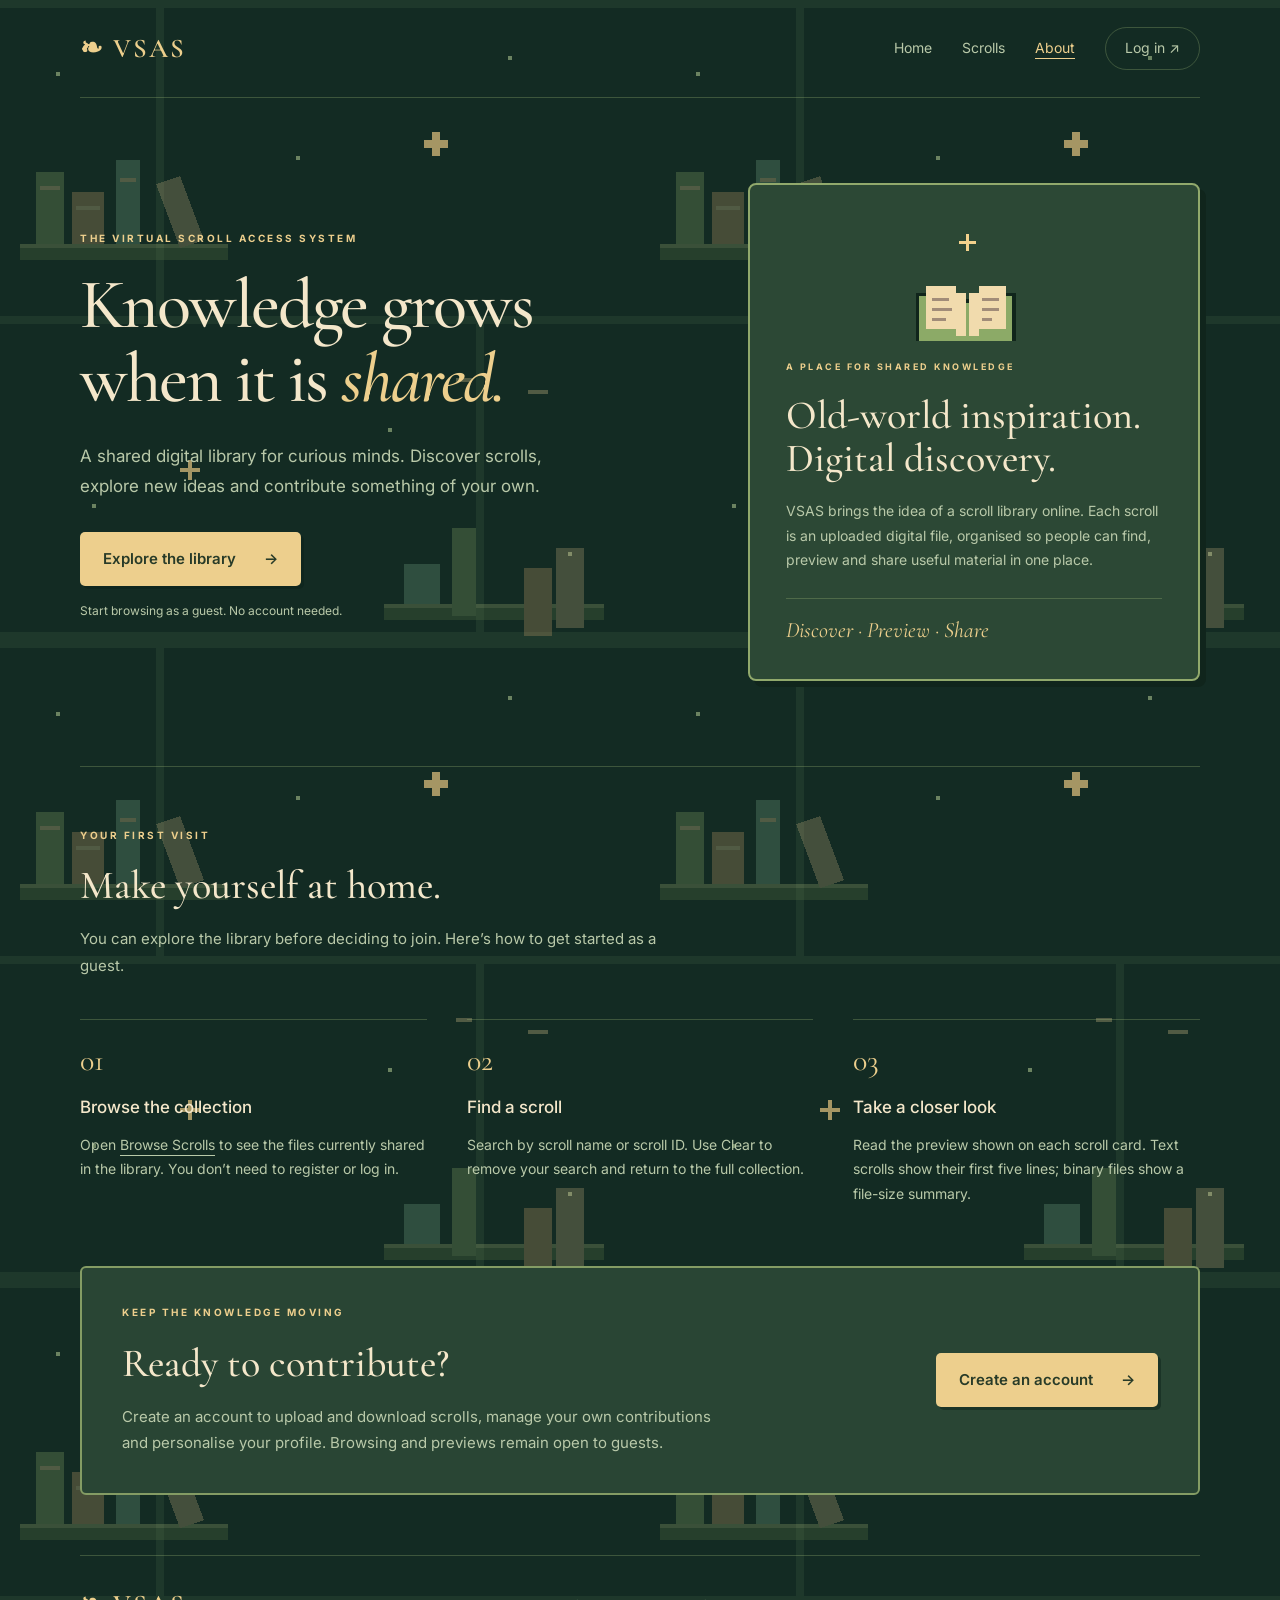
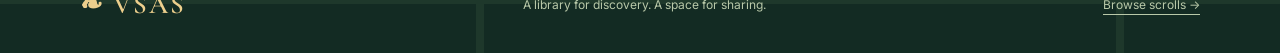
<file: src/main/resources/web/about.html>
<!DOCTYPE html>
<html lang="en">
<head>
  <meta charset="utf-8">
  <meta name="viewport" content="width=device-width, initial-scale=1">
  <title>About VSAS — A library worth exploring</title>
  <link href="https://fonts.googleapis.com/css2?family=Cormorant+Garamond:wght@500;600&family=Inter:wght@400;500;600;700&display=swap" rel="stylesheet">
  <link rel="stylesheet" href="./css/about.css">
<link rel="stylesheet" href="./css/library.css">
</head>
<body data-library-page="about">
  <header class="site-header">
    <a class="brand" href="index.html" aria-label="VSAS home">❧ <span>VSAS</span></a>
    <nav aria-label="Main navigation">
      <a href="index.html">Home</a>
      <a href="browse.html">Scrolls</a>
      <a href="about.html" aria-current="page">About</a>
      <a class="nav-login" href="login.html">Log in <span aria-hidden="true">↗</span></a>
    </nav>
  </header>
  <main>
    <section class="hero" aria-labelledby="page-title">
      <div class="hero-copy">
        <p class="eyebrow">THE VIRTUAL SCROLL ACCESS SYSTEM</p>
        <h1 id="page-title">Knowledge grows<br>when it is <em>shared.</em></h1>
        <p class="intro">A shared digital library for curious minds. Discover scrolls, explore new ideas and contribute something of your own.</p>
        <a class="button" href="browse.html">Explore the library <span aria-hidden="true">→</span></a>
        <p class="quiet">Start browsing as a guest. No account needed.</p>
      </div>
      <aside class="library-note" aria-label="Our purpose">
        <span class="ornament" aria-hidden="true">❧</span>
        <p class="eyebrow">A PLACE FOR SHARED KNOWLEDGE</p>
        <h2>Old-world inspiration.<br>Digital discovery.</h2>
        <p>VSAS brings the idea of a scroll library online. Each scroll is an uploaded digital file, organised so people can find, preview and share useful material in one place.</p>
        <div class="note-footer">Discover · Preview · Share</div>
      </aside>
    </section>
    <section class="guest-guide" aria-labelledby="guest-heading">
      <div class="section-heading">
        <p class="eyebrow">YOUR FIRST VISIT</p>
        <h2 id="guest-heading">Make yourself at home.</h2>
        <p>You can explore the library before deciding to join. Here’s how to get started as a guest.</p>
      </div>
      <ol class="steps">
        <li><span class="step-number" aria-hidden="true">01</span><h3>Browse the collection</h3><p>Open <a href="browse.html">Browse Scrolls</a> to see the files currently shared in the library. You don’t need to register or log in.</p></li>
        <li><span class="step-number" aria-hidden="true">02</span><h3>Find a scroll</h3><p>Search by scroll name or scroll ID. Use Clear to remove your search and return to the full collection.</p></li>
        <li><span class="step-number" aria-hidden="true">03</span><h3>Take a closer look</h3><p>Read the preview shown on each scroll card. Text scrolls show their first five lines; binary files show a file-size summary.</p></li>
      </ol>
    </section>
    <section class="join" aria-labelledby="join-heading">
      <div><p class="eyebrow">KEEP THE KNOWLEDGE MOVING</p><h2 id="join-heading">Ready to contribute?</h2><p>Create an account to upload and download scrolls, manage your own contributions and personalise your profile. Browsing and previews remain open to guests.</p></div>
      <a class="button" href="register.html">Create an account <span aria-hidden="true">→</span></a>
    </section>
  </main>
  <footer><a class="brand" href="index.html">❧ VSAS</a><p>A library for discovery. A space for sharing.</p><a href="browse.html">Browse scrolls →</a></footer>
</body>
</html>
</file>
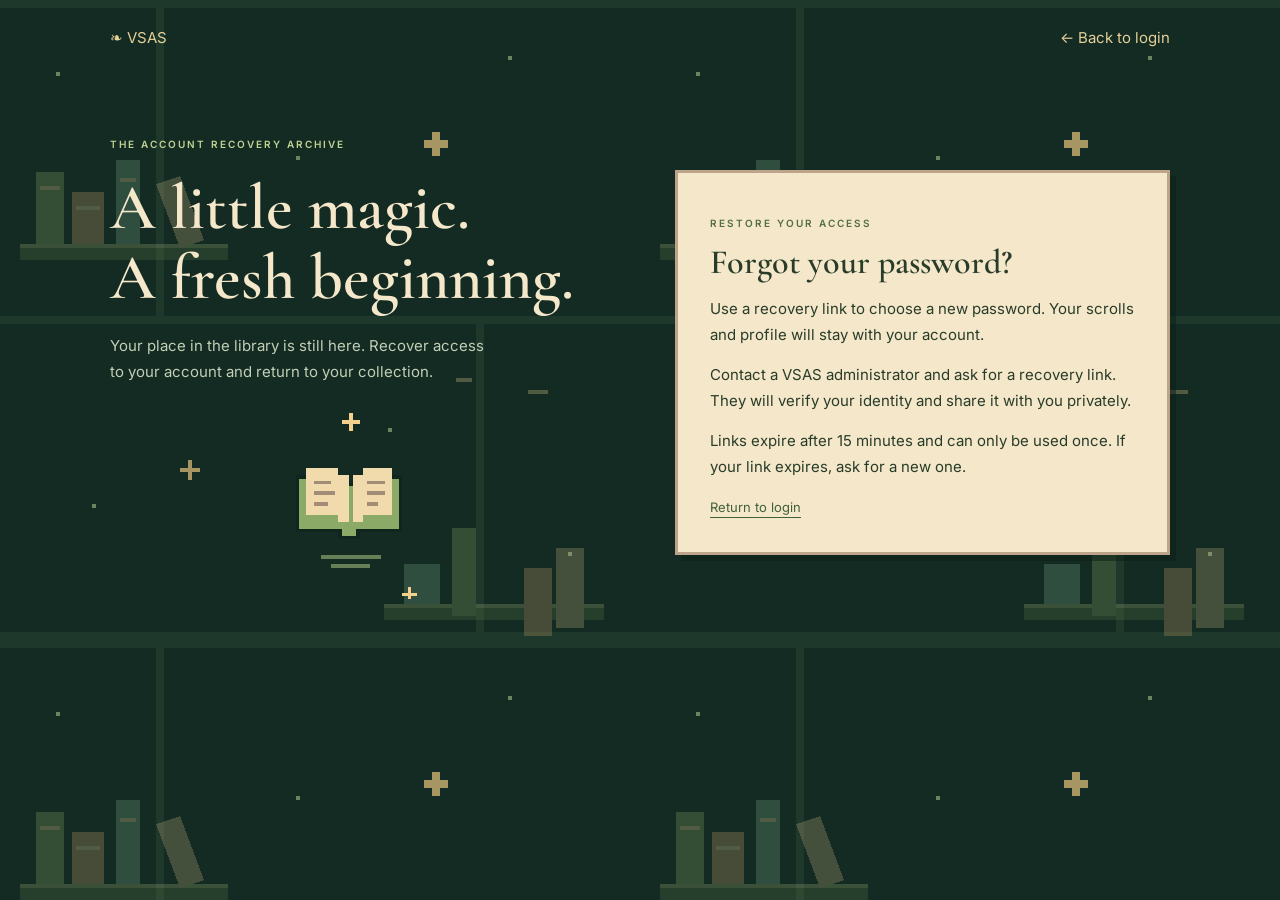
<file: src/main/resources/web/forgot-password.html>
<!DOCTYPE html>
<html lang="en">
<head>
  <meta charset="utf-8">
  <meta name="viewport" content="width=device-width, initial-scale=1">
  <meta name="referrer" content="no-referrer">
  <title>Recover your account — VSAS</title>
  <link href="https://fonts.googleapis.com/css?family=Cormorant+Garamond&display=swap" rel="stylesheet">
  <link href="https://fonts.googleapis.com/css?family=Inter&display=swap" rel="stylesheet">
  <link rel="stylesheet" href="./css/library.css">
  <link rel="stylesheet" href="./css/recovery.css">
  <script src="./recovery.js" defer></script>
</head>
<body data-library-page="recovery">
  <header><a href="index.html">❧ VSAS</a><a href="login.html">← Back to login</a></header>
  <main class="recovery-layout">
    <aside class="recovery-story">
      <p class="eyebrow">THE ACCOUNT RECOVERY ARCHIVE</p>
      <h1>A little magic.<br>A fresh beginning.</h1>
      <p>Your place in the library is still here. Recover access to your account and return to your collection.</p>
      <div class="recovery-books" aria-hidden="true"></div>
    </aside>
    <section class="recovery-panel" aria-labelledby="recovery-heading">
      <p class="eyebrow">RESTORE YOUR ACCESS</p>
      <h2 id="recovery-heading">Forgot your password?</h2>
      <p id="recovery-description">Use a recovery link to choose a new password. Your scrolls and profile will stay with your account.</p>
      <div id="recovery-request"><p>Contact a VSAS administrator and ask for a recovery link. They will verify your identity and share it with you privately.</p><p>Links expire after 15 minutes and can only be used once. If your link expires, ask for a new one.</p></div>
      <form id="recovery-reset" hidden>
        <label for="new-password">New password</label>
        <input id="new-password" name="password" type="password" autocomplete="new-password" required>
        <label for="confirm-password">Confirm new password</label>
        <input id="confirm-password" name="confirmPassword" type="password" autocomplete="new-password" required>
        <button type="submit">Restore my access →</button>
      </form>
      <p id="recovery-status" role="status" aria-live="polite"></p>
      <a href="login.html">Return to login</a>
    </section>
  </main>
</body>
</html>
</file>
<file: src/main/resources/web/css/about.css>
:root { color-scheme: dark; --ink: #f3f2dc; --muted: #c1c9b7; --accent: #e1e6a4; --line: #ffffff24; }
* { box-sizing: border-box; }
body { margin: 0; background: #14291f; color: var(--ink); font: 15px/1.75 Inter, sans-serif; }
a { color: inherit; text-underline-offset: 5px; }
a:focus-visible { outline: 3px solid var(--accent); outline-offset: 6px; }
.site-header, main, footer { width: min(1120px, calc(100% - 64px)); margin-inline: auto; }
.site-header { display: flex; justify-content: space-between; align-items: center; padding-block: 27px; border-bottom: 1px solid var(--line); gap: 24px; }
.brand { font: 600 27px 'Cormorant Garamond', Georgia, serif; text-decoration: none; letter-spacing: 2px; color: var(--accent); }
nav { display: flex; align-items: center; gap: 30px; font-size: 14px; }
nav a { text-decoration: none; color: var(--muted); }
nav a:hover, nav a[aria-current] { color: var(--accent); }
nav a[aria-current] { text-decoration: underline; }
.nav-login { border: 1px solid var(--line); border-radius: 30px; padding: 8px 19px; }
.hero { display: grid; grid-template-columns: 1.3fr 1fr; align-items: center; gap: 80px; padding-block: 85px; }
.eyebrow { font-size: 10px; letter-spacing: 2.5px; font-weight: 700; color: var(--accent); margin: 0 0 20px; }
h1, h2 { font-family: 'Cormorant Garamond', Georgia, serif; font-weight: 500; line-height: 1.06; }
h1 { font-size: clamp(48px, 5.5vw, 76px); margin: 0 0 25px; letter-spacing: -2px; }
h1 em { color: var(--accent); font-weight: 500; }
.intro { font-size: 17px; max-width: 470px; color: var(--muted); margin-bottom: 30px; }
.button { display: inline-flex; align-items: center; justify-content: space-between; gap: 28px; background: var(--accent); color: #1b3022; border-radius: 5px; padding: 14px 23px; text-decoration: none; font-weight: 600; }
.button:hover { background: #f2f3cb; }
.quiet { font-size: 12px; color: var(--muted); margin-top: 14px; }
.library-note { background: radial-gradient(ellipse at top right, #53604466, transparent 70%), #233a2c; border: 1px solid #9da97f55; border-radius: 100px 100px 8px 8px; padding: 36px; box-shadow: 0 24px 60px #07180f55; }
.ornament { display: block; text-align: center; font-size: 60px; color: var(--accent); margin-bottom: 18px; }
.library-note .eyebrow { font-size: 9px; }
h2 { font-size: 40px; margin: 0 0 20px; }
.library-note p:not(.eyebrow) { color: var(--muted); font-size: 14px; }
.note-footer { border-top: 1px solid var(--line); margin-top: 25px; padding-top: 18px; font: italic 22px 'Cormorant Garamond', Georgia, serif; color: var(--accent); }
.guest-guide { border-top: 1px solid var(--line); padding-block: 60px; }
.section-heading { max-width: 580px; }
.section-heading > p:last-child { color: var(--muted); }
.steps { display: grid; grid-template-columns: repeat(3, 1fr); gap: 40px; padding: 0; list-style: none; margin: 40px 0 0; }
.steps li { border-top: 1px solid var(--line); padding-top: 22px; }
.step-number { font: 30px 'Cormorant Garamond', Georgia, serif; color: var(--accent); }
h3 { font-size: 17px; font-weight: 500; margin: 14px 0 10px; }
.steps p { color: var(--muted); font-size: 14px; margin: 0; }
.join { display: flex; align-items: center; gap: 60px; justify-content: space-between; padding: 36px 40px; margin-bottom: 60px; border: 1px solid var(--line); background: #20382b; border-radius: 8px; }
.join div { max-width: 610px; }
.join p:last-child { color: var(--muted); margin-bottom: 0; }
.join .button { flex-shrink: 0; }
footer { display: flex; align-items: center; justify-content: space-between; gap: 24px; border-top: 1px solid var(--line); padding-block: 26px; color: var(--muted); font-size: 12px; }
@media (max-width: 850px) { .hero { gap: 35px; padding-block: 55px; } .library-note { padding: 28px; } .join { flex-direction: column; align-items: start; gap: 24px; } .steps { gap: 24px; } }
@media (max-width: 620px) { .site-header, main, footer { width: calc(100% - 36px); } .site-header { flex-direction: column; gap: 18px; } nav { gap: 20px; } .hero { grid-template-columns: 1fr; } .steps { grid-template-columns: 1fr; } h2 { font-size: 34px; } .join { padding: 28px; } footer { flex-wrap: wrap; } footer p { width: 100%; order: 1; margin: 0; } }
</file>
<file: src/main/resources/web/css/library.css>
/* The shared spellbook theme. Artwork uses a crisp pixel grid, with readable UI text. */
:root { --night: #132b23; --velvet: #294735; --paper: #f4e7ca; --ink: #293c29; --lilac: #b8d7a0; --gold: #edcf8d; }
html, body { background: var(--night); }
body { -webkit-font-smoothing: antialiased; font-family: Inter, sans-serif; }
body[data-library-page] { background-image: url('../images/pixel-library.svg'); background-size: 640px; }
body::after {
  content: ''; position: fixed; right: 20px; top: 110px; width: 150px; height: min(550px, 70vh);
  background: url('../images/floating-books.svg') center / contain no-repeat;
  image-rendering: pixelated; pointer-events: none; z-index: 0;
  animation: levitate 7s ease-in-out infinite;
}
@keyframes levitate { 0%, 100% { transform: translateY(0); } 50% { transform: translateY(-12px); } }
/* Keep the artwork out of the fixed-width controls on smaller windows. */
@media (max-width: 1390px) { body::after { display: none; } }
@media (prefers-reduced-motion: reduce) { body::after { animation: none; } }
.v1_2, .v1_3, .v1_51, .v1_105, .v1_155, .v1_185, .v1_214 {
  background: linear-gradient(90deg, #132b23c9, #132b23e6), url('../images/pixel-library.svg') repeat;
  background-size: auto, 640px;
}
.v1_52, .v1_106, .v1_156, .v1_186, .v1_215 {
  background: #142c24; border-bottom: 2px solid #70875a;
}
.v1_58, .v1_112, .v1_162, .v1_192, .v1_221 {
  background: linear-gradient(#294333, #162d23); border-right: 2px solid #647d50;
}
/* Pixel-style frames, parchment surfaces, and forest ink lettering. */
.v1_59, .v1_114, .v1_165, .v1_194, .v1_226 {
  background: #425e3d; border: 2px solid #b3cb87; border-radius: 6px;
  box-shadow: inset 0 0 0 2px #263e2c, 0 3px 0 #0e211a;
}
.v1_66, .v1_120, .v1_170, .v1_200, .v1_229 { color: var(--paper); text-shadow: 0 2px #0e211a; }
.v1_67, .v1_121 { color: #b8c8aa; }
.v1_77, .v1_68, .v1_71, .v1_74, .v1_230, .v1_172, .v1_174, .v1_176, .v1_179, .v1_183,
.v24_19, .v24_29, .v24_12 {
  background: var(--paper); border: 2px solid #bca38a; border-radius: 7px;
  box-shadow: 4px 4px 0 #0c201899, inset 0 0 0 3px #fff7e259;
}
.v24_19, .v24_29 { color: var(--ink); }
.v24_21, .v24_22, .v24_31, .v24_32, .v24_33, .v24_34, .v24_35, .v24_36,
.v1_122, .v1_124, .v1_126 { background: #e8ddc6; border: 1px solid #9ca783; border-radius: 5px; }
.v1_22, .v1_34, .v1_23, .v1_35 { color: var(--ink); }
.v24_24, .v24_37 { background: #3d603f; border-radius: 5px; box-shadow: 0 4px 0 #213c2b; }
.v1_31, .v1_49 { color: #fff2d5; }
.v1_31:hover, .v1_49:hover { background: #527a4c; }
.v1_32, .v1_50 { color: #3c603d; }
.v1_18, .v1_33 { background: url('../images/pixel-library.svg') repeat #132b23; background-size: 640px; }
.v11_40, .v24_27 { opacity: .1; }
.v24_18, .v24_28 { background: linear-gradient(100deg, #132c2299, #132c22cc); }
.v11_20, .v11_48 { background-color: #f4e7ca; border: 3px solid #bda480; border-radius: 8px; box-shadow: 6px 6px 0 #0c201866; }
.auth-home { color: var(--gold); }
input, textarea, select { accent-color: #65814c; }
input:focus-visible, textarea:focus-visible, select:focus-visible, a:focus-visible, button:focus-visible, [role='button']:focus-visible {
  outline: 3px solid #b2cc7d; outline-offset: 3px;
}
button, .button { border-radius: 5px !important; }
button:hover, [role='button']:hover { filter: brightness(1.08); }
#scroll-library article, #dashboard-scrolls article {
  background: var(--paper) !important; color: var(--ink) !important; border: 2px solid #bca38a !important;
  border-radius: 6px !important; box-shadow: 4px 4px 0 #0c201859 !important;
  overflow-wrap: anywhere;
}
#scroll-library h3, #dashboard-scrolls h3 { color: #35482d; }
#scroll-library pre, #dashboard-scrolls pre { background: #e6dac1; border-left: 3px solid #899e66; padding: 8px; }
#scroll-library button, #dashboard-scrolls button { box-shadow: 0 2px 0 #1d342455; }
#scroll-filters label { color: var(--paper) !important; }
#scroll-filters input { background: #f8efd9 !important; color: var(--ink); border-color: #a0b080 !important; }
dialog { background: var(--paper) !important; color: var(--ink); border: 3px solid #91a96c !important; border-radius: 7px !important; box-shadow: 8px 8px 0 #0c201866; max-width: calc(100vw - 32px); }
dialog::backdrop { background: #10261dbc; }
#status-notice { border-top: 2px solid #91a96c; color: #f4e7ca !important; }
#guest-auth-links, #admin-link { border: 1px solid #b1c983; background: #2a4732 !important; color: var(--paper) !important; }
.admin-activity-link, .favourites-link {
  position: absolute; top: 316px; left: 12px; z-index: 5;
  width: 166px; height: 38px; padding: 0 16px;
  display: flex; align-items: center; box-sizing: border-box;
  border-radius: 18px; color: #fdf9c4; text-decoration: none;
  font: 14px Inter, sans-serif;
}
.favourites-link { top: 268px; }
.admin-activity-link:hover, .favourites-link:hover, .favourites-link[aria-current] { background: #527a4c; }
.favourite-toggle {
  padding: 6px 10px; border: 1px solid #798a23; background: #f8efd9; color: #35482d; cursor: pointer;
}
.favourite-toggle[aria-pressed='true'] { background: #edcf8d; border-color: #7c4625; }
.favourite-toggle:disabled { opacity: .65; cursor: progress; }
img[data-profile-picture] { border: 2px solid #acc586; }
/* About becomes the entrance hall of the same enchanted library. */
body[data-library-page='about'] { color: #f4e7ca; --ink: #f4e7ca; --muted: #b9c9a9; --accent: #edcf8d; --line: #9fb9784d; }
.library-note { background: #2c4835; border: 2px solid #91a96c; border-radius: 8px; box-shadow: 6px 6px 0 #10251c; }
.library-note .ornament { color: transparent; height: 120px; background: url('../images/floating-books.svg') center top / 150px auto no-repeat; image-rendering: pixelated; }
.join { background: #294534; border: 2px solid #849c64; border-radius: 6px; }
.button { background: #edcf8d; color: #283b28; box-shadow: 3px 3px 0 #0c201877; }
/* Administrator screens retain readable tables against the night backdrop. */
body[data-library-page='admin'] main { background: var(--paper); color: var(--ink); border: 2px solid #bca38a; border-radius: 8px; box-shadow: 6px 6px 0 #0c201866; margin-bottom: 70px; }
body[data-library-page='admin'] th { background: #e0d0bd; color: #35482d; }
body[data-library-page='admin'] td { border-color: #b8bf9a; }
body[data-library-page='admin'] button { background: #3d603f; color: #fff2d5; }
body[data-library-page='admin'] a { color: #43643b; }
@media (prefers-contrast: more) { body::after { display: none; } }

/* Scroll shelves adapt to card content instead of clipping long titles and previews. */
#scroll-library, #dashboard-scrolls {
  display: grid !important;
  grid-template-columns: repeat(auto-fit, minmax(min(250px, 100%), 1fr));
  /* Fixed-height shelves must scroll, rather than compressing rows below their cards. */
  grid-auto-rows: max-content;
  align-content: start !important;
  align-items: start;
  gap: 22px !important;
  padding: 10px 12px 20px;
  width: min(940px, calc(100% - 245px)) !important;
  box-sizing: border-box;
  scrollbar-color: #849c64 #1e382b;
}
#scroll-library article, #dashboard-scrolls article {
  width: 100% !important; min-width: 0; height: auto; min-height: max-content !important;
  box-sizing: border-box; padding: 20px 18px !important;
  display: flex; flex-direction: column; gap: 14px;
  background: #e9e5cd !important; border-color: #9ba276 !important;
}
#scroll-library article > *, #dashboard-scrolls article > * {
  flex-shrink: 0;
  min-width: 0;
}
#scroll-library h3, #dashboard-scrolls h3 {
  margin: 0 !important; width: auto; font: 600 20px/1.35 'Cormorant Garamond', Georgia, serif !important;
  white-space: normal; overflow-wrap: anywhere;
}
#scroll-library article > p, #dashboard-scrolls article > p {
  margin: 0 !important; white-space: pre-line; overflow-wrap: anywhere;
  line-height: 1.7; color: #4e6041;
}
/* Rolled edges frame the complete server-supplied preview (up to five text lines). */
#scroll-library pre, #dashboard-scrolls pre {
  position: relative; box-sizing: border-box; width: 100%; min-width: 0;
  max-height: none !important; overflow: visible !important;
  white-space: pre-wrap !important; overflow-wrap: anywhere; word-break: normal;
  margin: 10px 0 !important; padding: 23px 16px !important;
  color: #4b3c26; font: 13px/1.7 Georgia, serif !important;
  background: linear-gradient(90deg, #d9bf83, #f8ecc8 12%, #f5e5b9 85%, #ddc28b) !important;
  border: 1px solid #bea16b !important; border-radius: 3px;
  box-shadow: inset 0 0 16px #a88a4a20;
  tab-size: 4;
}
#scroll-library pre::before, #scroll-library pre::after,
#dashboard-scrolls pre::before, #dashboard-scrolls pre::after {
  content: ''; position: absolute; left: -5px; right: -5px; height: 10px;
  background: linear-gradient(#e8d29e, #c6a36a 65%, #e8d29e);
  border: 1px solid #9c7e4d; border-radius: 4px;
  box-shadow: 2px 2px 0 #63533320; pointer-events: none;
}
#scroll-library pre::before, #dashboard-scrolls pre::before { top: -5px; }
#scroll-library pre::after, #dashboard-scrolls pre::after { bottom: -5px; }
#scroll-library article > div, #dashboard-scrolls article > div {
  display: flex; flex-wrap: wrap; gap: 8px !important; margin-top: auto;
}
#scroll-library button, #dashboard-scrolls button {
  white-space: normal; overflow-wrap: anywhere; max-width: 100%; min-height: 34px;
}

/* Account identity stays readable against every page's dark toolbar. */
[data-session-name] {
  color: #f7edcf;
  text-shadow: 0 1px 1px #0c2018;
  font-weight: 600;
  left: auto;
  right: 96px;
  width: min(200px, calc(100% - 320px));
  text-align: right;
  white-space: nowrap;
  overflow: hidden;
  text-overflow: ellipsis;
}
.v11_66, .v11_69, .v11_71, .v11_73, .toolbar-avatar {
  left: auto;
  right: 24px;
}
#admin-link { right: 320px !important; }
/* Raised, stepped pixel frame for the sidebar's logout action. */
.v1_65, .v1_119, .v1_169, .v1_199, .v1_228 {
  top: auto;
  bottom: 64px;
  left: 20px;
  width: 150px;
  height: 38px;
  justify-content: center;
  padding: 0 12px;
  background: #3d603f;
  color: #fff1cc;
  font-weight: 600;
  border: 2px solid #bbce87;
  border-radius: 0;
  box-shadow: 0 -3px 0 -1px #bbce87, 0 3px 0 -1px #bbce87,
              -3px 0 0 -1px #bbce87, 3px 0 0 -1px #bbce87,
              3px 6px 0 #0c2018;
}
.v1_65:hover, .v1_119:hover, .v1_169:hover, .v1_199:hover, .v1_228:hover {
  background: #527a4c;
  color: #fff8e5;
}
.v1_65:active, .v1_119:active, .v1_169:active, .v1_199:active, .v1_228:active {
  transform: translateY(2px);
}

/* Random parchment dyes; all retain dark ink and crisp pixel-grid scroll edges. */
pre[data-scroll-tone] { --sheet: #f4dfa8; --fold: #d0ae69; --rim: #8c6d3d; }
pre[data-scroll-tone='sage'] { --sheet: #deebbf; --fold: #adc183; --rim: #647e46; }
pre[data-scroll-tone='rose'] { --sheet: #f0d4cf; --fold: #cfaaa3; --rim: #926a66; }
pre[data-scroll-tone='sky'] { --sheet: #d9e9ec; --fold: #a6c5ce; --rim: #657f8a; }
pre[data-scroll-tone='lavender'] { --sheet: #e6dcf0; --fold: #beadd1; --rim: #827093; }
pre[data-scroll-tone='peach'] { --sheet: #f4dec1; --fold: #d4b18b; --rim: #98734e; }
#scroll-library pre[data-scroll-tone], #dashboard-scrolls pre[data-scroll-tone] {
  color: #33362c;
  background: linear-gradient(90deg,
    var(--fold) 0 4px, var(--sheet) 4px calc(100% - 4px),
    var(--fold) calc(100% - 4px)) !important;
  border: 0 !important;
  border-radius: 0;
  padding: 26px 18px !important;
  margin: 14px 4px !important;
  width: calc(100% - 8px);
  box-shadow: -3px 0 var(--rim), 3px 0 var(--rim), 6px 6px #18291b20;
  font: 13px/1.75 ui-monospace, 'Courier New', monospace !important;
}
#scroll-library pre[data-scroll-tone]::before, #scroll-library pre[data-scroll-tone]::after,
#dashboard-scrolls pre[data-scroll-tone]::before, #dashboard-scrolls pre[data-scroll-tone]::after {
  left: -9px; right: -9px; height: 18px;
  border: 0; border-radius: 0; box-shadow: none;
  background: linear-gradient(to bottom,
    var(--rim) 0 3px, var(--sheet) 3px 6px,
    var(--fold) 6px 12px, var(--rim) 12px 15px, var(--fold) 15px);
  clip-path: polygon(6px 0, calc(100% - 6px) 0,
    calc(100% - 6px) 3px, calc(100% - 3px) 3px,
    calc(100% - 3px) 6px, 100% 6px, 100% 12px,
    calc(100% - 3px) 12px, calc(100% - 3px) 15px,
    calc(100% - 6px) 15px, calc(100% - 6px) 18px,
    6px 18px, 6px 15px, 3px 15px, 3px 12px,
    0 12px, 0 6px, 3px 6px, 3px 3px, 6px 3px);
}
#scroll-library pre[data-scroll-tone]::before, #dashboard-scrolls pre[data-scroll-tone]::before { top: -8px; }
#scroll-library pre[data-scroll-tone]::after, #dashboard-scrolls pre[data-scroll-tone]::after { bottom: -8px; }

/* The parchment body unfolds between its pixel-art rollers on hover or focus. */
#scroll-library pre[data-scroll-tone], #dashboard-scrolls pre[data-scroll-tone] {
  display: grid;
  grid-template-rows: 0fr;
  padding-block: 8px !important;
  transition: grid-template-rows .35s ease, padding .35s ease;
}
.scroll-preview-content {
  display: block;
  min-height: 0;
  overflow: hidden;
  opacity: 0;
  transition: opacity .2s ease;
}
#scroll-library article:hover pre[data-scroll-tone],
#scroll-library article:focus-within pre[data-scroll-tone],
#dashboard-scrolls article:hover pre[data-scroll-tone],
#dashboard-scrolls article:focus-within pre[data-scroll-tone] {
  grid-template-rows: 1fr;
  padding-block: 26px !important;
}
.scroll-card:hover .scroll-preview-content,
.scroll-card:focus-within .scroll-preview-content { opacity: 1; }
/* Touch screens have no hover; keep previews available. */
@media (hover: none) {
  #scroll-library pre[data-scroll-tone], #dashboard-scrolls pre[data-scroll-tone] {
    grid-template-rows: 1fr;
    padding-block: 26px !important;
  }
  .scroll-preview-content { opacity: 1; }
}
@media (prefers-reduced-motion: reduce) {
  #scroll-library pre[data-scroll-tone], #dashboard-scrolls pre[data-scroll-tone],
  .scroll-preview-content { transition: none; }
}
</file>
<file: src/main/resources/web/css/recovery.css>
body { margin: 0; color: #f4e7ca; font: 15px/1.7 Inter, sans-serif; min-height: 100vh; }
header { max-width: 1060px; margin: auto; padding: 25px 28px; display: flex; justify-content: space-between; gap: 24px; }
a { color: #e5d098; text-underline-offset: 5px; }
header a { text-decoration: none; }
.recovery-layout { max-width: 1060px; margin: 50px auto; padding: 0 28px 50px; display: grid; grid-template-columns: 1fr 1fr; gap: 70px; align-items: center; }
.eyebrow { font-size: 10px; font-weight: 600; letter-spacing: 2px; color: #bed394; }
h1, h2 { font-family: 'Cormorant Garamond', Georgia, serif; line-height: 1.1; font-weight: 600; }
h1 { font-size: clamp(40px, 5vw, 64px); margin: 20px 0; }
h2 { font-size: 34px; margin: 12px 0; }
.recovery-story > p:not(.eyebrow) { color: #c3cfb5; max-width: 390px; }
.recovery-books { height: 200px; background: url('../images/floating-books.svg') center top / 160px auto no-repeat; image-rendering: pixelated; }
.recovery-panel { background: #f4e7ca; color: #293c29; padding: 32px; border: 3px solid #bca38a; box-shadow: 6px 6px #0c201888; }
.recovery-panel .eyebrow { color: #546f3f; }
.recovery-panel a { color: #42603a; font-size: 13px; }
form { display: grid; gap: 10px; margin-top: 24px; }
[hidden] { display: none !important; }
label { font-size: 13px; font-weight: 600; }
input { width: 100%; box-sizing: border-box; padding: 12px; border: 2px solid #a4b086; background: #fff8e8; color: #293c29; border-radius: 3px; font: inherit; }
button { padding: 13px; margin-top: 10px; font: 600 14px Inter, sans-serif; background: #3d603f; color: #fff1cc; border: 2px solid #849c64; box-shadow: 3px 3px #203c27; cursor: pointer; }
button:disabled { opacity: .6; cursor: wait; }
#recovery-status { overflow-wrap: anywhere; }
#recovery-status[data-error='true'] { color: #8b2929; }
@media (max-width: 760px) { .recovery-layout { grid-template-columns: 1fr; gap: 25px; margin-top: 15px; } .recovery-books { display: none; } .recovery-panel { padding: 24px; } }
</file>
